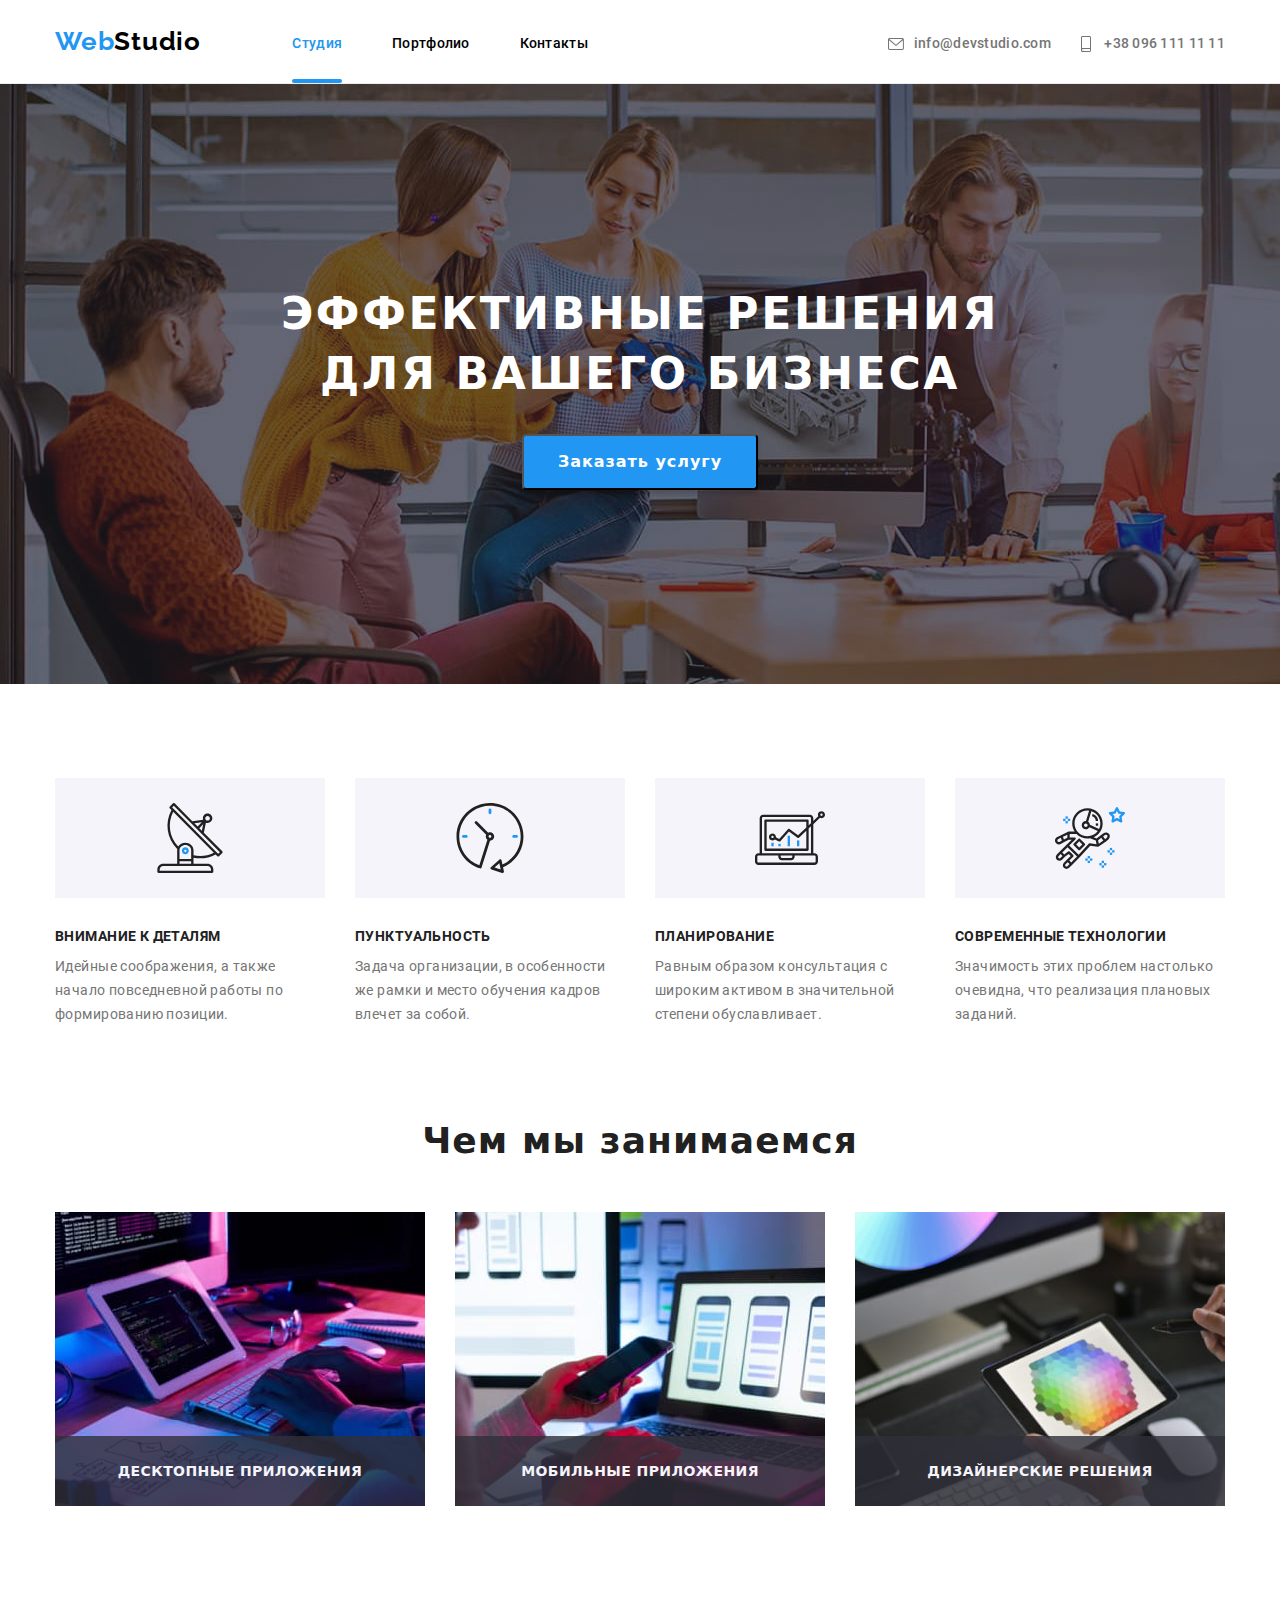
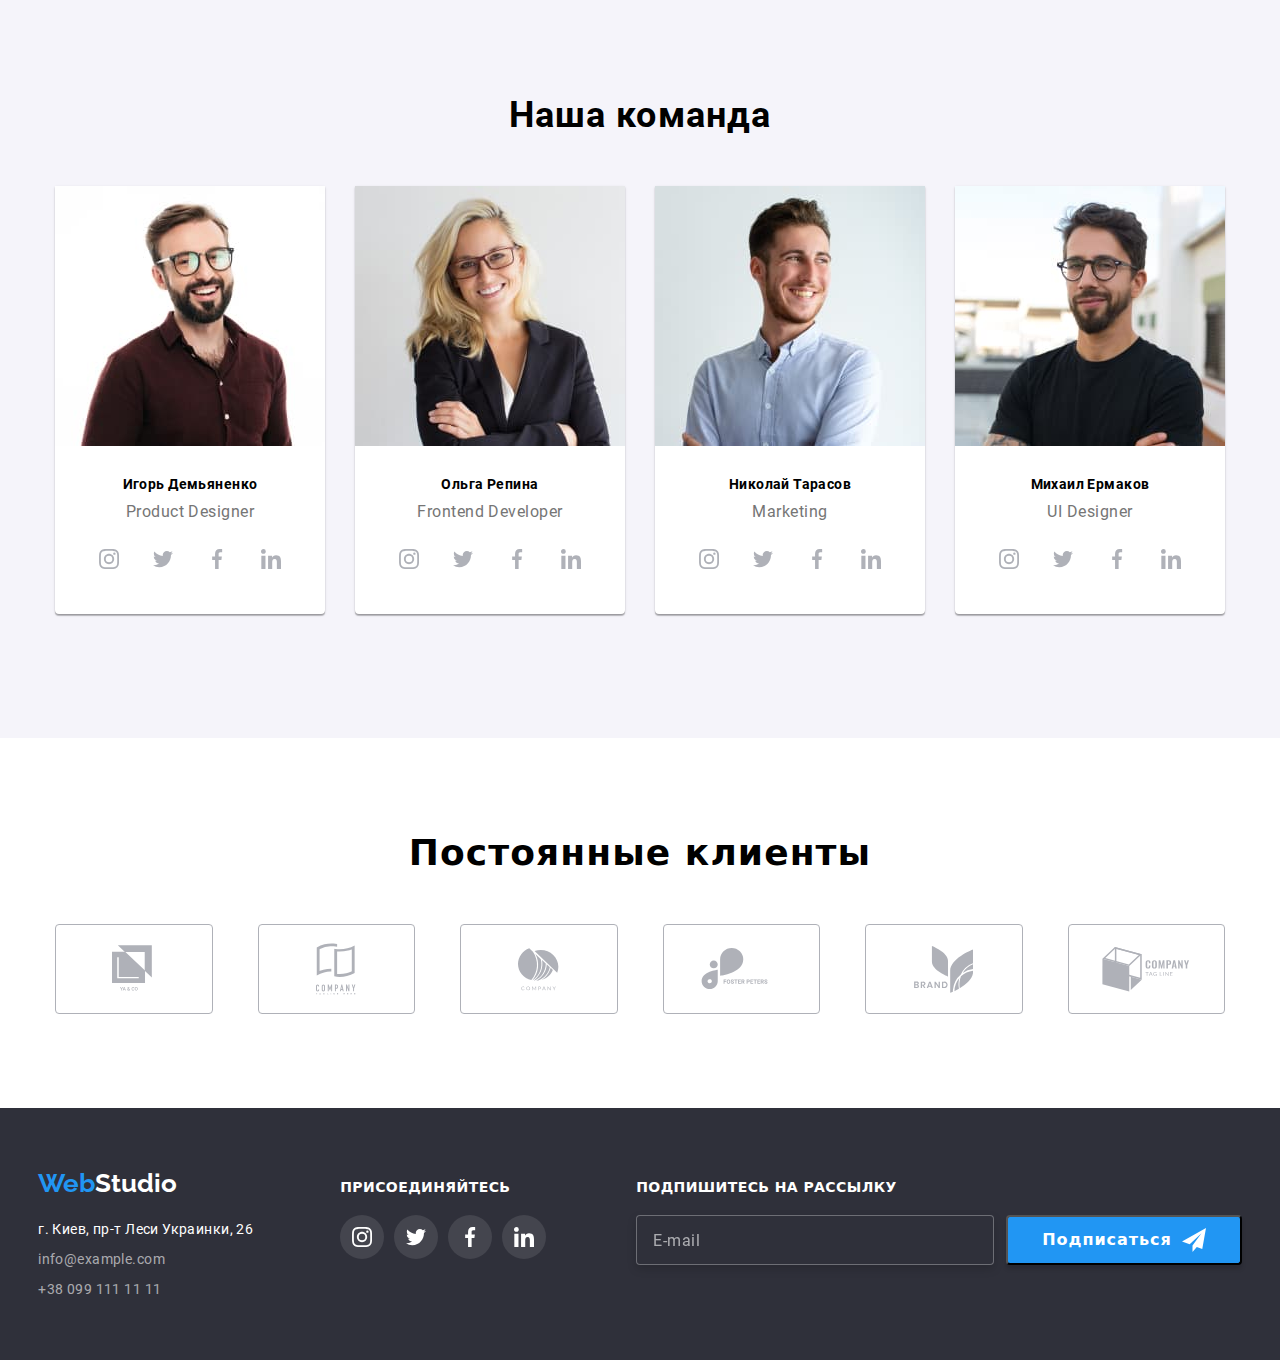
<file: index.html>
<!DOCTYPE html>
<html lang="ru">
<head>
    <meta charset="UTF-8" />
    <meta name="viewport" content="width=device-width, initial-scale=1.0" />
    <!-- <link rel="preconnect" href="https://fonts.gstatic.com">
    <link href="https://fonts.googleapis.com/css2?family=Raleway:wght@700&family=Roboto:wght@400;500;700;900&display=swap" rel="stylesheet" /> -->
    <link rel="stylesheet" href="https://cdnjs.cloudflare.com/ajax/libs/modern-normalize/1.0.0/modern-normalize.min.css" />
    <link rel="stylesheet" href="./css/main.min.css">
    <title>Студия</title>
</head>
<body>
    <header class="header">  
            <nav class="site-nav container">
                <a class="main-logo" href="./index.html"><span class="web">Web</span>Studio</a>
                <button type="button" class="menu-button" aria-expanded="false" aria-controls="menu-container" data-menu-button>
                    <svg width="24" height="24" aria-label="Переключатель мобильного меню">
                        <use class="icon-menu" href="./images/icons/symbol-defs.svg#icon-menu"></use>
                        <use class="icon-cross" href="./images/icons/symbol-defs.svg#icon-close"></use>
                    </svg>
                </button>
                <div class="menu-container" id="menu-container" data-menu>
                    <ul class="main-nav">
                        <li class="main-nav__item"><a href="./index.html" class="link current">Студия</a></li>
                        <li class="main-nav__item"><a href="./portfolio.html" class="link">Портфолио</a></li>
                        <li class="main-nav__item"><a href="" class="link">Контакты</a></li>
                    </ul>
                    <ul class="contacts">
                        <li>
                            <a class="contacts-link" href="mailto:info@devstudio.com">
                            <svg class="contacts-link__icon" width="16" height="12">
                                <use href="./images/icons/symbol-defs.svg#icon-envelope"></use>
                            </svg>info@devstudio.com</a>
                        </li>
                        <li>
                            <a class="contacts-link" href="tel:+380961111111">
                            <svg class="contacts-link__icon" width="10" height="16">
                                <use href="./images/icons/symbol-defs.svg#icon-smartphone"></use>
                            </svg>
                            +38 096 111 11 11</a>
                        </li>
                    </ul>
                </div>
            </nav>
    </header>
    <main>
        <section class="hero">
            <div class="container">
                <h1 class="hero__title">Эффективные решения <br>для вашего бизнеса</h1>
                <button class="hero__button" type="submit" data-modal-open>Заказать услугу</button>
            </div>
        </section>
        <section class="feature">
            <div class="container">
                <ul class="feature__item">
                    <li class="feature__thumb antenna">
                        <h3>Внимание к деталям</h3>
                            <p>Идейные соображения, а также начало повседневной работы по формированию позиции.</p>
                    </li>
                    <li class="feature__thumb clock">
                        <h3>Пунктуальность</h3>
                            <p>Задача организации, в особенности же рамки и место обучения кадров влечет за собой.</p>
                    </li>
                    <li class="feature__thumb diagram">
                        <h3>Планирование</h3>
                            <p>Равным образом консультация с широким активом в значительной степени обуславливает.</p>
                    </li>
                    <li class="feature__thumb astronaut">
                        <h3>Современные технологии</h3>
                            <p>Значимость этих проблем настолько очевидна, что реализация плановых заданий.</p>
                    </li>
                </ul>
            </div>
        </section>
        <section class="works">
            <div class="container">
                <h2 class="works__title">Чем мы занимаемся</h2>
                <ul class="works__item">
                    <li>
                        <div class="works__product">
                            <img src="./images/box1.jpg" alt="box1" width= "370" height= "294">
                            <h3 class="works__descript">Десктопные приложения</h3>
                        </div>
                    </li>
                    <li>
                        <div class="works__product">
                            <img src="./images/box2.jpg" alt="box2" width= "370" height= "294">
                            <h3 class="works__descript">Мобильные приложения</h3>
                        </div>
                    </li>
                    <li>
                        <div class="works__product">
                            <img src="./images/box3.jpg" alt="box3" width= "370" height= "294">
                            <h3 class="works__descript">Дизайнерские решения</h3>
                        </div>
                    </li>
                </ul>
            </div>
        </section>
        <section class="team">
            <div class="container">
                <h2 class="team__title">Наша команда</h2>
                <ul class="team__list">
                    <li class="team__member">
                        <picture>
                            <source srcset="./images/team1/team1.jpg 1x, ./images/team1/team1@2x.jpg 2x, ./images/team1/team1@3x.jpg 3x" media="(min-width:1200px)" />
                            <source srcset="./images/team1/team1-tab.jpg 1x, ./images/team1/team1-tab@2x.jpg 2x, ./images/team1/team1-tab@3x.jpg 3x" media="(min-width:768px)" />
                            <source srcset="./images/team1/team1-mob.jpg 1x, ./images/team1/team1-mob@2x.jpg 2x, ./images/team1/team1-mob@3x.jpg 3x" media="(max-width:767px)" />
                            <img src="./images/team1/team1.jpg" alt="Игорь Демьяненко" />
                        </picture>
                        <div class="team__card">
                            <h3>Игорь Демьяненко</h3>
                            <p>Product Designer</p>
                            <ul class="socials list">
                                <li class="social-item">
                                    <a class="social-link" href="#">
                                        <svg class="social-icon" width="20" height="20">
                                            <use href="./images/icons/symbol-defs.svg#icon-instagram"></use>
                                        </svg>
                                    </a>
                                </li>
                                <li class="social-item">
                                    <a class="social-link" href="#">
                                        <svg class="social-icon" width="20" height="20">
                                            <use href="./images/icons/symbol-defs.svg#icon-twitter"></use>
                                        </svg>
                                    </a>
                                </li>
                                <li class="social-item">
                                    <a class="social-link" href="#">
                                        <svg class="social-icon" width="20" height="20">
                                            <use href="./images/icons/symbol-defs.svg#icon-facebook"></use>
                                        </svg>
                                    </a>
                                </li>
                                <li class="social-item">
                                    <a class="social-link" href="#">
                                        <svg class="social-icon" width="20" height="20">
                                            <use href="./images/icons/symbol-defs.svg#icon-linkedin"></use>
                                        </svg>
                                    </a>
                                </li>
                            </ul>
                        </div>
                    </li>
                    <li class="team__member">
                        <picture>
                            <source srcset="./images/team2/team2.jpg 1x, ./images/team2/team2@2x.jpg 2x, ./images/team2/team2@3x.jpg 3x" media="(min-width:1200px)" />
                            <source srcset="./images/team2/team2-tab.jpg 1x, ./images/team2/team2-tab@2x.jpg 2x, ./images/team2/team2-tab@3x.jpg 3x" media="(min-width:768px)" />
                            <source srcset="./images/team2/team2-mob.jpg 1x, ./images/team2/team2-mob@2x.jpg 2x, ./images/team2/team2-mob@3x.jpg 3x" media="(max-width:767px)" />
                            <img src="./images/team2/team2.jpg" alt="Oльга Репина" />
                        </picture>
                        <div class="team__card">
                            <h3>Ольга Репина</h3>
                            <p>Frontend Developer</p>
                            <ul class="socials list">
                                <li class="social-item">
                                    <a class="social-link" href="#">
                                        <svg class="social-icon" width="20" height="20">
                                            <use href="./images/icons/symbol-defs.svg#icon-instagram"></use>
                                        </svg>
                                    </a>
                                </li>
                                <li class="social-item">
                                    <a class="social-link" href="#">
                                        <svg class="social-icon" width="20" height="20">
                                            <use href="./images/icons/symbol-defs.svg#icon-twitter"></use>
                                        </svg>
                                    </a>
                                </li>
                                <li class="social-item">
                                    <a class="social-link" href="#">
                                        <svg class="social-icon" width="20" height="20">
                                            <use href="./images/icons/symbol-defs.svg#icon-facebook"></use>
                                        </svg>
                                    </a>
                                </li>
                                <li class="social-item">
                                    <a class="social-link" href="#">
                                        <svg class="social-icon" width="20" height="20">
                                            <use href="./images/icons/symbol-defs.svg#icon-linkedin"></use>
                                        </svg>
                                    </a>
                                </li>
                            </ul>
                        </div>
                    </li>
                    <li class="team__member">
                        <picture>
                            <source srcset="./images/team3/team3.jpg 1x, ./images/team3/team3@2x.jpg 2x, ./images/team3/team3@3x.jpg 3x" media="(min-width:1200px)" />
                            <source srcset="./images/team3/team3-tab.jpg 1x, ./images/team3/team3-tab@2x.jpg 2x, ./images/team3/team3-tab@3x.jpg 3x" media="(min-width:768px)" />
                            <source srcset="./images/team3/team3-mob.jpg 1x, ./images/team3/team3-mob@2x.jpg 2x, ./images/team3/team3-mob@3x.jpg 3x" media="(max-width:767px)" />
                            <img src="./images/team3/team3.jpg" alt="Николай Тарасов" />
                        </picture>
                        <div class="team__card">
                            <h3>Николай Тарасов</h3>
                            <p>Marketing</p>
                            <ul class="socials list">
                                <li class="social-item">
                                    <a class="social-link" href="#">
                                        <svg class="social-icon" width="20" height="20">
                                            <use href="./images/icons/symbol-defs.svg#icon-instagram"></use>
                                        </svg>
                                    </a>
                                </li>
                                <li class="social-item">
                                    <a class="social-link" href="#">
                                        <svg class="social-icon" width="20" height="20">
                                            <use href="./images/icons/symbol-defs.svg#icon-twitter"></use>
                                        </svg>
                                    </a>
                                </li>
                                <li class="social-item">
                                    <a class="social-link" href="#">
                                        <svg class="social-icon" width="20" height="20">
                                            <use href="./images/icons/symbol-defs.svg#icon-facebook"></use>
                                        </svg>
                                    </a>
                                </li>
                                <li class="social-item">
                                    <a class="social-link" href="#">
                                        <svg class="social-icon" width="20" height="20">
                                            <use href="./images/icons/symbol-defs.svg#icon-linkedin"></use>
                                        </svg>
                                    </a>
                                </li>
                            </ul>
                        </div>
                    </li>
                    <li class="team__member">
                        <picture>
                            <source srcset="./images/team4/team4.jpg 1x, ./images/team4/team4@2x.jpg 2x, ./images/team4/team4@3x.jpg 3x" media="(min-width:1200px)" />
                            <source srcset="./images/team4/team4-tab.jpg 1x, ./images/team4/team4-tab@2x.jpg 2x, ./images/team4/team4-tab@3x.jpg 3x" media="(min-width:768px)" />
                            <source srcset="./images/team4/team4-mob.jpg 1x, ./images/team4/team4-mob@2x.jpg 2x, ./images/team4/team4-mob@3x.jpg 3x" media="(max-width:767px)" />
                            <img src="./images/team4/team4.jpg" alt="Михаил Ермаков" />
                        </picture>
                        <div class="team__card">
                            <h3>Михаил Ермаков</h3>
                            <p>UI Designer</p>
                            <ul class="socials list">
                                <li class="social-item">
                                    <a class="social-link" href="#">
                                        <svg class="social-icon" width="20" height="20">
                                            <use href="./images/icons/symbol-defs.svg#icon-instagram"></use>
                                        </svg>
                                    </a>
                                </li>
                                <li class="social-item">
                                    <a class="social-link" href="#">
                                        <svg class="social-icon" width="20" height="20">
                                            <use href="./images/icons/symbol-defs.svg#icon-twitter"></use>
                                        </svg>
                                    </a>
                                </li>
                                <li class="social-item">
                                    <a class="social-link" href="#">
                                        <svg class="social-icon" width="20" height="20">
                                            <use href="./images/icons/symbol-defs.svg#icon-facebook"></use>
                                        </svg>
                                    </a>
                                </li>
                                <li class="social-item">
                                    <a class="social-link" href="#">
                                        <svg class="social-icon" width="20" height="20">
                                            <use href="./images/icons/symbol-defs.svg#icon-linkedin"></use>
                                        </svg>
                                    </a>
                                </li>
                            </ul>
                        </div>
                    </li>
                </ul>
            </div>
        </section>
        <section class="client">
            <div class="container">
                <h2 class="client__title">Постоянные клиенты</h2>
                <ul class="client__list">
                    <li class="client__item">
                        <a class="client__link" href="#">
                            <svg class="client__icon" width="44" height="49">
                                <use href="./images/icons/symbol-defs.svg#icon-logo-1"></use>
                            </svg>
                        </a>
                    </li>
                    <li class="client__item">
                        <a class="client__link" href="#">
                            <svg class="client__icon" width="40" height="52">
                                <use href="./images/icons/symbol-defs.svg#icon-logo-2"></use>
                            </svg>
                        </a>
                    </li>
                    <li class="client__item">
                        <a class="client__link" href="#">
                            <svg class="client__icon" width="41" height="43">
                                <use href="./images/icons/symbol-defs.svg#icon-logo-3"></use>
                            </svg>
                        </a>
                    </li>
                    <li class="client__item">
                        <a class="client__link" href="#">
                            <svg class="client__icon" width="80" height="42">
                                <use href="./images/icons/symbol-defs.svg#icon-logo-4"></use>
                            </svg>
                        </a>
                    </li>
                    <li class="client__item">
                        <a class="client__link" href="#">
                            <svg class="client__icon" width="59" height="47">
                                <use href="./images/icons/symbol-defs.svg#icon-logo-5"></use>
                            </svg>
                        </a>
                    </li>
                    <li class="client__item">
                        <a class="client__link" href="#">
                            <svg class="client__icon" width="88" height="45">
                                <use href="./images/icons/symbol-defs.svg#icon-logo-6"></use>
                            </svg>
                        </a>
                    </li>
                </ul>
            </div>
        </section>
    </main>
    <footer>
        <div class="container footer">
            <div class="footer__contacts">
                <a class="footer__logo" href="/"><span class="web">Web</span>Studio</a>
                <address>
                    <ul class="footer__nav">
                        <li><a href="#" class="map">г. Киев, пр-т Леси Украинки, 26</a></li>
                        <li><a href="mailto:info@example.com">info@example.com</a></li>
                        <li><a href="tel:+380991111111">+38 099 111 11 11</a></li>
                    </ul>
                </address>
            </div>
            <div class="footer__socials">
                <b class="footer__text">присоединяйтесь</b>
                <ul class="socials-list__footer">
                    <li class="social-item__footer">
                        <a class="social-link__footer" href="#">
                            <svg class="social-icon__footer" width="20" height="20">
                                <use href="./images/icons/symbol-defs.svg#icon-instagram"></use>
                            </svg>
                        </a>
                    </li>
                    <li class="social-item__footer">
                        <a class="social-link__footer" href="#">
                            <svg class="social-icon__footer" width="20" height="20">
                                <use href="./images/icons/symbol-defs.svg#icon-twitter"></use>
                            </svg>
                        </a>
                    </li>
                    <li class="social-item__footer">
                        <a class="social-link__footer" href="#">
                            <svg class="social-icon__footer" width="20" height="20">
                                <use href="./images/icons/symbol-defs.svg#icon-facebook"></use>
                            </svg>
                        </a>
                    </li>
                    <li class="social-item__footer">
                        <a class="social-link__footer" href="#">
                            <svg class="social-icon__footer" width="20" height="20">
                                <use href="./images/icons/symbol-defs.svg#icon-linkedin"></use>
                            </svg>
                        </a>
                    </li>
                </ul>
            </div>
            <div class="footer__subscription">
                <b class="footer__text">Подпишитесь на рассылку</b>
                <form class="footer__mailing">
                    <label for="email">
                        <input type="email" class="footer__input" name="email" id="email" placeholder="E-mail" />
                    </label>
                    <button type="button" class="footer__subscribe">Подписаться</button>
                </form>
            </div>
        </div>
    </footer>
    <div class="backdrop is-hidden" data-modal>
        <div class="modal">
            <button class="modal-close" data-modal-close></button>
            <div class="modal-form">
                <h2>Оставьте свои данные, мы вам перезвоним</h2>
                <form class="form js-speaker-form">
                    <div class="form-field">
                        <label for="name" class="form-label">Имя</label>
                        <input type="text" class="form-input" name="name" id="name" placeholder=" " />
                        <span class="icon">
                            <svg class="icon-marker">
                                <use href="./images/icons/symbol-defs.svg#icon-person-black"></use>
                            </svg>
                        </span>
                    </div>
                    <div class="form-field">
                        <label for="telephone" class="form-label">Телефон</label>
                        <input type="tel" class="form-input" name="telephone" id="telephone" placeholder=" " />
                        <span class="icon">
                            <svg class="icon-marker">
                                <use href="./images/icons/symbol-defs.svg#icon-phone-black"></use>
                            </svg>
                        </span>
                    </div>
                    <div class="form-field">
                        <label for="mail" class="form-label">Почта</label>
                        <input type="email" class="form-input" name="email" id="mail" placeholder=" " />
                        <span class="icon">
                            <svg class="icon-marker">
                                <use href="./images/icons/symbol-defs.svg#icon-email-black"></use>
                            </svg>
                        </span>
                    </div>
                    <div class="form-field">
                        <label for="comment" class="form-label">Комментарий
                        </label>
                        <textarea class="comment-text" name="comment" id="comment" rows="10" placeholder="Введите текст"></textarea>
                    </div>
                    <div class="form-check">
                        <label for="agreement" class="check-label">
                            <input  type="checkbox" class="check-input visually-hidden" name="agreement" id="agreement" value="agreement" />
                            <span class="check-box"></span>
                            <span class="check-text">Соглашаюсь с рассылкой и принимаю <a href=""> Условия договора</a></span>
                        </label>
                    </div>
                    <button class="form__submit" type="submit">Отправить</button>
                </form>
            </div>
        </div>
    </div>
    <script src="./js/mobile.js"></script>
    <script src="./js/modal.js"></script>
    <script src="./js/form.js"></script>
</body>
</html>
</file>
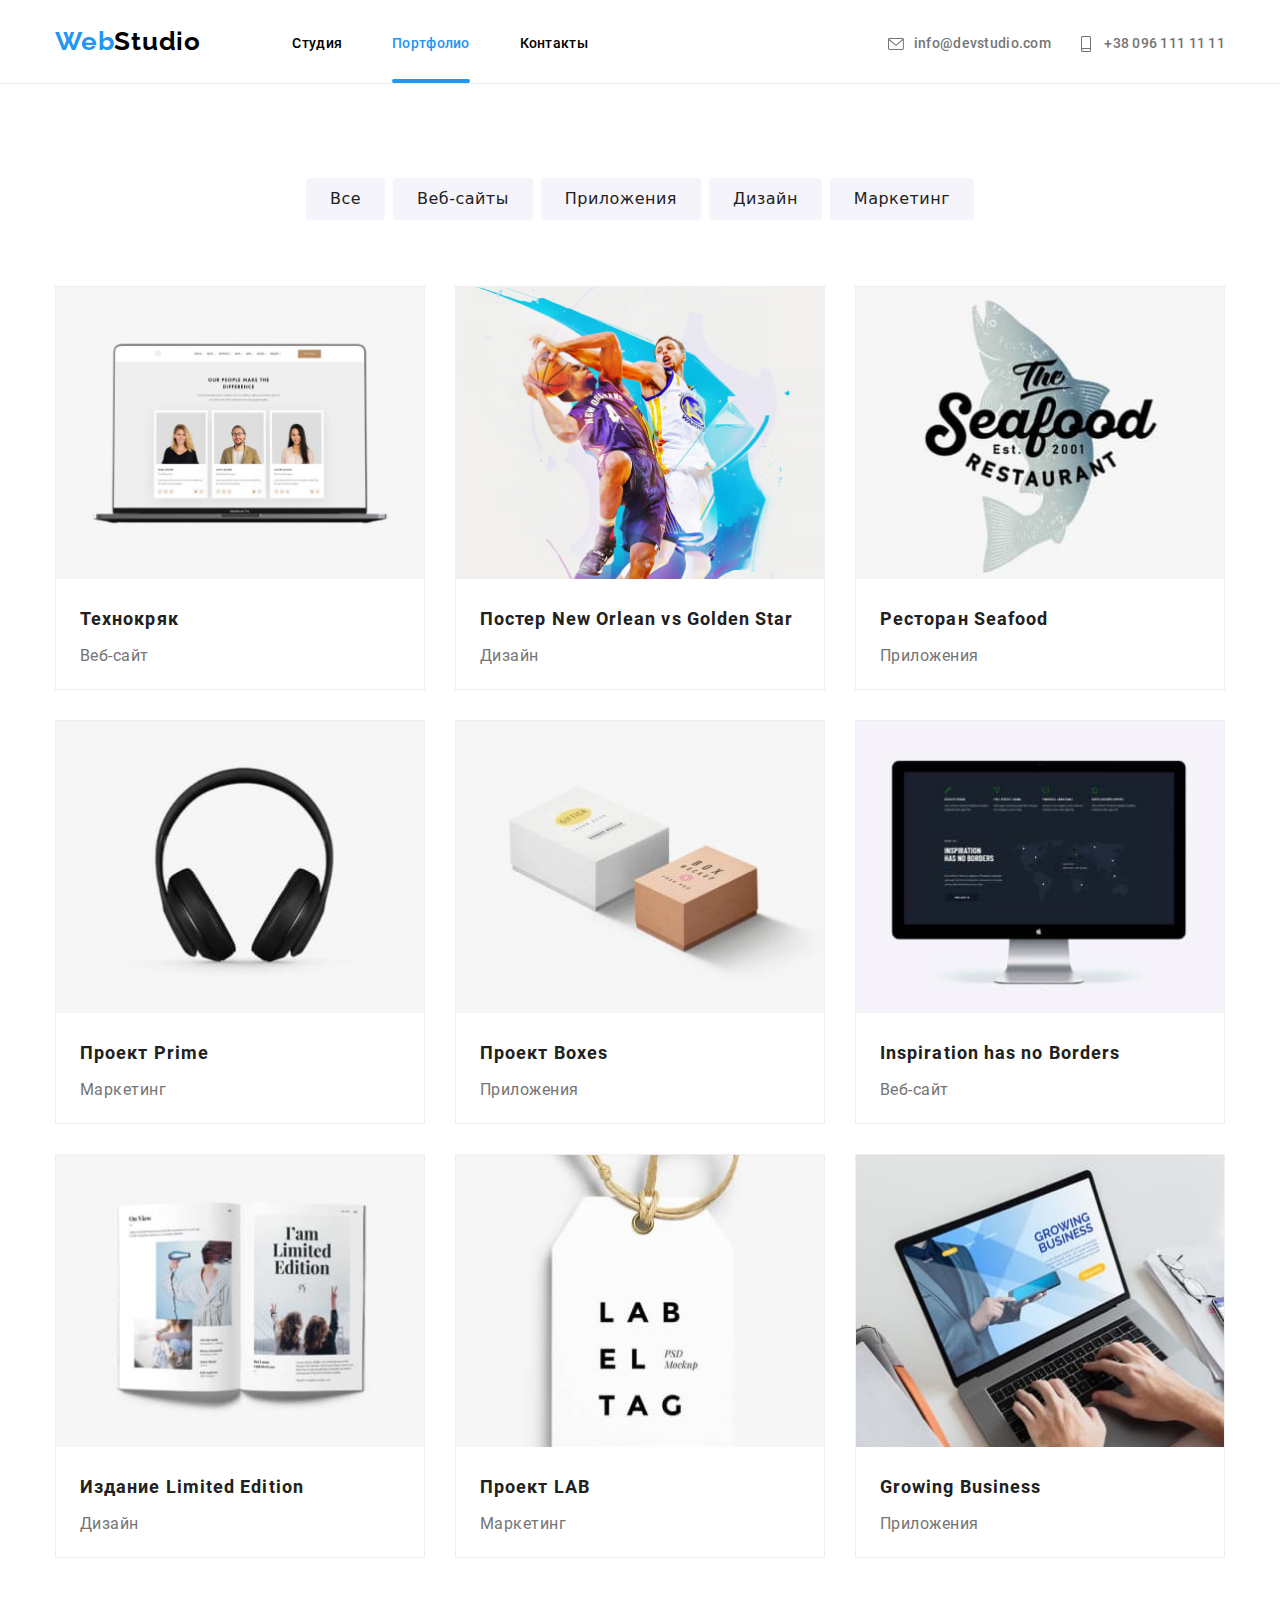
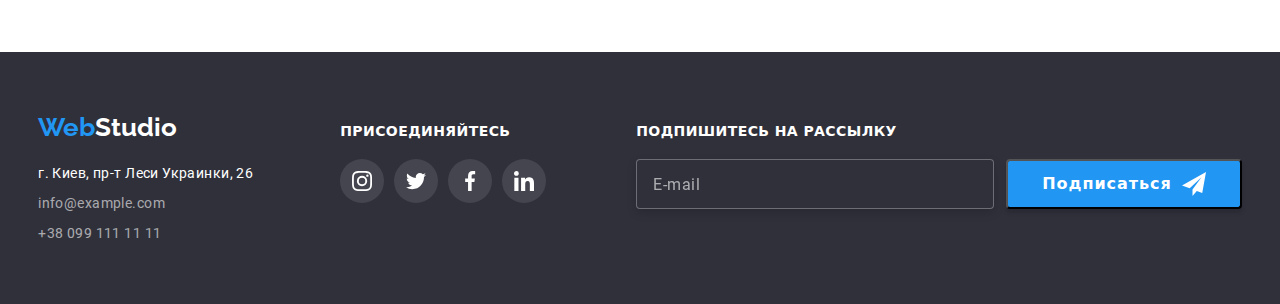
<file: portfolio.html>
<!DOCTYPE html>
<html lang="en">
  <head>
    <meta charset="UTF-8" />
    <meta name="viewport" content="width=device-width, initial-scale=1.0" />
    <!-- <link rel="preconnect" href="https://fonts.gstatic.com" />
    <link href="https://fonts.googleapis.com/css2?family=Raleway:wght@700&family=Roboto:wght@400;500;700;900&display=swap" rel="stylesheet"/> -->
    <link rel="stylesheet" href="https://cdnjs.cloudflare.com/ajax/libs/modern-normalize/1.0.0/modern-normalize.min.css" />
    <link rel="stylesheet" href="./css/main.min.css" />
    <title>Portfolio</title>
  </head>
  <body modal-open>
    <header class="header">   
            <nav class="site-nav container">
                <a class="main-logo" href="./index.html"><span class="web">Web</span>Studio</a>
                <button type="button" class="menu-button" aria-expanded="false" aria-controls="menu-container" data-menu-button>
                    <svg width="24" height="24" aria-label="Переключатель мобильного меню">
                        <use class="icon-menu" href="./images/icons/symbol-defs.svg#icon-menu"></use>
                        <use class="icon-cross" href="./images/icons/symbol-defs.svg#icon-close"></use>
                    </svg>
                </button>
                <div class="menu-container" id="menu-container" data-menu>
                    <ul class="main-nav">
                        <li class="main-nav__item"><a href="./index.html" class="link">Студия</a></li>
                        <li class="main-nav__item"><a href="./portfolio.html" class="link current">Портфолио</a></li>
                        <li class="main-nav__item"><a href="" class="link">Контакты</a></li>
                    </ul>
                    <ul class="contacts">
                        <li>
                            <a class="contacts-link" href="mailto:info@devstudio.com">
                            <svg class="contacts-link__icon" width="16" height="12">
                                <use href="./images/icons/symbol-defs.svg#icon-envelope"></use>
                            </svg>info@devstudio.com</a>
                        </li>
                        <li>
                            <a class="contacts-link" href="tel:+380961111111">
                            <svg class="contacts-link__icon" width="10" height="16">
                                <use href="./images/icons/symbol-defs.svg#icon-smartphone"></use>
                            </svg>
                            +38 096 111 11 11</a>
                        </li>
                    </ul>
                </div>
            </nav>
    </header>
    <main>
      <section class="portfolio">
        <div class="container">
          <ul class="portfolio__nav-list">
            <li class="portfolio__nav">
              <button class="portfolio__filter" type="submit">Все</button>
            </li>
            <li class="portfolio__nav">
              <button class="portfolio__filter" type="submit">Веб-сайты</button>
            </li>
            <li class="portfolio__nav">
              <button class="portfolio__filter" type="submit">Приложения</button>
            </li>
            <li class="portfolio__nav">
              <button class="portfolio__filter" type="submit">Дизайн</button>
            </li>
            <li class="portfolio__nav">
              <button class="portfolio__filter" type="submit">Маркетинг</button>
            </li>
          </ul>
          <ul class="portfolio__list">
            <li class="portfolio__card">
              <a href="">
                <div class="img__card">
                  <picture>
                    <source srcset="./images/product1/product1.jpg 1x, ./images/product1/product1@2x.jpg 2x, ./images/product1/product1@3x.jpg 3x" media="(min-width:1200px)" />
                    <source srcset="./images/product1/product1-tab.jpg 1x, ./images/product1/product1-tab@2x.jpg 2x, ./images/product1/product1-tab@3x.jpg 3x" media="(min-width:768px)" />
                    <source srcset="./images/product1/product1-mob.jpg 1x, ./images/product1/product1-mob@2x.jpg 2x, ./images/product1/product1-mob@3x.jpg 3x" media="(max-width:767px)" />
                    <img src="./images/product1/product1.jpg" alt="Технокряк" />
                  </picture>
                  <div class="img-description">
                    <p class="img-text">
                      Технокряк это современная площадка распространения
                      коронавируса. Компании используют эту платформу для
                      цифрового шпионажа и атак на защищённые сервера
                      конкурентов.
                    </p>
                  </div>
                </div>
                <div class="text__card">
                  <h3>Технокряк</h3>
                  <p>Веб-сайт</p>
                </div>
              </a>
            </li>
            <li class="portfolio__card">
              <a href="">
                <div class="img__card">
                  <picture>
                    <source srcset="./images/product2/product2.jpg 1x, ./images/product2/product2@2x.jpg 2x, ./images/product2/product2@3x.jpg 3x" media="(min-width:1200px)" />
                    <source srcset="./images/product2/product2-tab.jpg 1x, ./images/product2/product2-tab@2x.jpg 2x, ./images/product2/product2-tab@3x.jpg 3x" media="(min-width:768px)" />
                    <source srcset="./images/product2/product2-mob.jpg 1x, ./images/product2/product2-mob@2x.jpg 2x, ./images/product2/product2-mob@3x.jpg 3x" media="(max-width:767px)" />
                    <img src="./images/product2/product2.jpg" alt="Постер" />
                  </picture>
                  <div class="img-description">
                    <p class="img-text">
                      Технокряк это современная площадка распространения
                      коронавируса. Компании используют эту платформу для
                      цифрового шпионажа и атак на защищённые сервера
                      конкурентов.
                    </p>
                  </div>
                </div>
                <div class="text__card">
                  <h3>Постер New Orlean vs Golden Star</h3>
                  <p>Дизайн</p>
                </div>
              </a>
            </li>
            <li class="portfolio__card">
              <a href="">
                <div class="img__card">
                  <picture>
                    <source srcset="./images/product3/product3.jpg 1x, ./images/product3/product3@2x.jpg 2x, ./images/product3/product3@3x.jpg 3x" media="(min-width:1200px)" />
                    <source srcset="./images/product3/product3-tab.jpg 1x, ./images/product3/product3-tab@2x.jpg 2x, ./images/product3/product3-tab@3x.jpg 3x" media="(min-width:768px)" />
                    <source srcset="./images/product3/product3-mob.jpg 1x, ./images/product3/product3-mob@2x.jpg 2x, ./images/product3/product3-mob@3x.jpg 3x" media="(max-width:767px)" />
                    <img src="./images/product3/product3.jpg" alt="Ресторан Seafood" />
                  </picture>
                  <div class="img-description">
                    <p class="img-text">
                      Технокряк это современная площадка распространения
                      коронавируса. Компании используют эту платформу для
                      цифрового шпионажа и атак на защищённые сервера
                      конкурентов.
                    </p>
                  </div>
                </div>
                <div class="text__card">
                  <h3>Ресторан Seafood</h3>
                  <p>Приложения</p>
                </div>
              </a>
            </li>
            <li class="portfolio__card">
              <a href="">
                <div class="img__card">
                  <picture>
                  <source srcset="./images/product4/product4.jpg 1x, ./images/product4/product4@2x.jpg 2x, ./images/product4/product4@3x.jpg 3x" media="(min-width:1200px)" />
                  <source srcset="./images/product4/product4-tab.jpg 1x, ./images/product4/product4-tab@2x.jpg 2x, ./images/product4/product4-tab@3x.jpg 3x" media="(min-width:768px)" />
                  <source srcset="./images/product4/product4-mob.jpg 1x, ./images/product4/product4-mob@2x.jpg 2x, ./images/product4/product4-mob@3x.jpg 3x" media="(max-width:767px)" />
                  <img src="./images/product4/product4.jpg" alt="Проект Prime" />
                  </picture>
                  <div class="img-description">
                    <p class="img-text">
                      Технокряк это современная площадка распространения
                      коронавируса. Компании используют эту платформу для
                      цифрового шпионажа и атак на защищённые сервера
                      конкурентов.
                    </p>
                  </div>
                </div>
                <div class="text__card">
                  <h3>Проект Prime</h3>
                  <p>Маркетинг</p>
                </div>
              </a>
            </li>
            <li class="portfolio__card">
              <a href="">
                <div class="img__card">
                  <picture>
                    <source srcset="./images/product5/product5.jpg 1x, ./images/product5/product5@2x.jpg 2x, ./images/product5/product5@3x.jpg 3x" media="(min-width:1200px)" />
                    <source srcset="./images/product5/product5-tab.jpg 1x, ./images/product5/product5-tab@2x.jpg 2x, ./images/product5/product5-tab@3x.jpg 3x" media="(min-width:768px)" />
                    <source srcset="./images/product5/product5-mob.jpg 1x, ./images/product5/product5-mob@2x.jpg 2x, ./imagesproduct5/product5-mob@3x.jpg 3x" media="(max-width:767px)" />
                    <img src="./images/product5/product5.jpg" alt="Проект Boxes" />
                  </picture>
                  <div class="img-description">
                    <p class="img-text">
                      Технокряк это современная площадка распространения
                      коронавируса. Компании используют эту платформу для
                      цифрового шпионажа и атак на защищённые сервера
                      конкурентов.
                    </p>
                  </div>
                </div>
                <div class="text__card">
                  <h3>Проект Boxes</h3>
                  <p>Приложения</p>
                </div>
              </a>
            </li>
            <li class="portfolio__card">
              <a href="">
                <div class="img__card">
                  <picture>
                    <source srcset="./images/product6/product6.jpg 1x, ./images/product6/product6@2x.jpg 2x, ./images/product6/product6@3x.jpg 3x" media="(min-width:1200px)" />
                    <source srcset="./images/product6/product6-tab.jpg 1x, ./images/product6/product6-tab@2x.jpg 2x, ./images/product6/product6-tab@3x.jpg 3x" media="(min-width:768px)" />
                    <source srcset="./images/product6/product6-mob.jpg 1x, ./images/product6/product6-mob@2x.jpg 2x, ./images/product6/product6-mob@3x.jpg 3x" media="(max-width:767px)" />
                    <img src="./images/product6/product6.jpg" alt="Inspiration" />
                  </picture>
                  <div class="img-description">
                    <p class="img-text">
                      Технокряк это современная площадка распространения
                      коронавируса. Компании используют эту платформу для
                      цифрового шпионажа и атак на защищённые сервера
                      конкурентов.
                    </p>
                  </div>
                </div>
                <div class="text__card">
                  <h3>Inspiration has no Borders</h3>
                  <p>Веб-сайт</p>
                </div>
              </a>
            </li>
            <li class="portfolio__card">
              <a href="">
                <div class="img__card">
                <picture>
                  <source srcset="./images/product7/product7.jpg 1x, ./images/product7/product7@2x.jpg 2x, ./images/product7/product7@3x.jpg 3x" media="(min-width:1200px)" />
                  <source srcset="./images/product7/product7-tab.jpg 1x, ./images/product7/product7-tab@2x.jpg 2x, ./images/product7/product7-tab@3x.jpg 3x" media="(min-width:768px)" />
                  <source srcset="./images/product7/product7-mob.jpg 1x, ./images/product7/product7-mob@2x.jpg 2x, ./images/product7/product7-mob@3x.jpg 3x" media="(max-width:767px)" />
                  <img src="./images/product7/product7.jpg" alt="Издание Limited Edition" />
                </picture>
                  <div class="img-description">
                    <p class="img-text">
                      Технокряк это современная площадка распространения
                      коронавируса. Компании используют эту платформу для
                      цифрового шпионажа и атак на защищённые сервера
                      конкурентов.
                    </p>
                  </div>
                </div>
                <div class="text__card">
                  <h3>Издание Limited Edition</h3>
                  <p>Дизайн</p>
                </div>
              </a>
            </li>
            <li class="portfolio__card">
              <a href="">
                <div class="img__card">
                <picture>
                  <source srcset="./images/product8/product8.jpg 1x, ./images/product8/product8@2x.jpg 2x, ./images/product8/product8@3x.jpg 3x" media="(min-width:1200px)" />
                  <source srcset="./images/product8/product8-tab.jpg 1x, ./images/product8/product8-tab@2x.jpg 2x, ./images/product8/product8-tab@3x.jpg 3x" media="(min-width:768px)" />
                  <source srcset="./images/product8/product8-mob.jpg 1x, ./images/product8/product8-mob@2x.jpg 2x, ./images/product8/product8-mob@3x.jpg 3x" media="(max-width:767px)" />
                  <img src="./images/product8/product8.jpg" alt="Проект LAB" />
                </picture>
                  <div class="img-description">
                    <p class="img-text">
                      Технокряк это современная площадка распространения
                      коронавируса. Компании используют эту платформу для
                      цифрового шпионажа и атак на защищённые сервера
                      конкурентов.
                    </p>
                  </div>
                </div>
                <div class="text__card">
                  <h3>Проект LAB</h3>
                  <p>Маркетинг</p>
                </div>
              </a>
            </li>
            <li class="portfolio__card">
              <a href="">
                <div class="img__card">
                  <picture>
                    <source srcset="./images/product9/product9.jpg 1x, ./images/product9/product9@2x.jpg 2x, ./images/product9/product9@3x.jpg 3x" media="(min-width:1200px)" />
                    <source srcset="./images/product9/product9-tab.jpg 1x, ./images/product9/product9-tab@2x.jpg 2x, ./images/product9/product9-tab@3x.jpg 3x" media="(min-width:768px)" />
                    <source srcset="./images/product9/product9-mob.jpg 1x, ./images/product9/product9-mob@2x.jpg 2x, ./images/product9/product9-mob@3x.jpg 3x" media="(max-width:767px)" />
                    <img src="./images/product9/product9.jpg" alt="Growing Business" />
                  </picture>
                  <div class="img-description">
                    <p class="img-text">
                      Технокряк это современная площадка распространения
                      коронавируса. Компании используют эту платформу для
                      цифрового шпионажа и атак на защищённые сервера
                      конкурентов.
                    </p>
                  </div>
                </div>
                <div class="text__card">
                  <h3>Growing Business</h3>
                  <p>Приложения</p>
                </div>
              </a>
            </li>
          </ul>
        </div>
      </section>
    </main>
    <footer>
      <div class="container footer">
        <div class="footer__contacts">
          <a class="footer__logo" href="/"><span class="web">Web</span>Studio</a>
          <address>
            <ul class="footer__nav">
              <li><a href="#" class="map">г. Киев, пр-т Леси Украинки, 26</a></li>
              <li><a href="mailto:info@example.com">info@example.com</a></li>
              <li><a href="tel:+380991111111">+38 099 111 11 11</a></li>
            </ul>
          </address>
        </div>
        <div class="footer__socials">
          <b class="footer__text">присоединяйтесь</b>
          <ul class="socials-list__footer">
            <li class="social-item__footer">
              <a class="social-link__footer" href="#">
                <svg class="social-icon__footer">
                  <use href="./images/icons/symbol-defs.svg#icon-instagram"></use>
                </svg>
              </a>
            </li>
            <li class="social-item__footer">
              <a class="social-link__footer" href="#">
                <svg class="social-icon__footer">
                  <use href="./images/icons/symbol-defs.svg#icon-twitter"></use>
                </svg>
              </a>
            </li>
            <li class="social-item__footer">
              <a class="social-link__footer" href="#">
                <svg class="social-icon__footer">
                  <use href="./images/icons/symbol-defs.svg#icon-facebook"></use>
                </svg>
              </a>
            </li>
            <li class="social-item__footer">
              <a class="social-link__footer" href="#">
                <svg class="social-icon__footer">
                  <use href="./images/icons/symbol-defs.svg#icon-linkedin"></use>
                </svg>
              </a>
            </li>
          </ul>
        </div>
        <div class="footer__subscription">
          <b class="footer__text">Подпишитесь на рассылку</b>
          <form class="footer__mailing">
            <label for="email">
              <input type="email" class="footer__input" name="email" id="email" placeholder="E-mail" />
            </label>
            <button class="footer__subscribe">Подписаться</button>
          </form>
        </div>
      </div>
    </footer>
    <script src="./js/mobile.js"></script>
    <div
      class="notranslate"
      style="position: absolute; top: 0; right: 0"
      id="vd-root-d19608294"
    ></div>
  </body>
</html>
</file>
<file: css/main.min.css>
*,*::before,*::after{box-sizing:border-box}ul{list-style:none;margin:0;padding:0}a{text-decoration:none}h1,h2,h3,h4,h5,h6,p{margin:0;padding:0}section{padding-top:60px;padding-bottom:60px}@media screen and (min-width: 1200px)and (min-width: 768px){section{padding-top:94px;padding-bottom:94px}}.container{max-width:480px;margin-left:auto;margin-right:auto;padding-left:15px;padding-right:15px}@media screen and (min-width: 768px){.container{min-width:768px}}@media screen and (min-width: 1200px){.container{min-width:1200px}}img{display:block;max-width:100%;height:auto}h1{font-weight:900;font-size:26px;line-height:42px;text-align:center;letter-spacing:.06em;text-transform:uppercase}@media screen and (min-width: 1200px){h1{font-size:44px;line-height:60px}}h2{font-weight:700;font-size:28px;line-height:33px;text-align:center;letter-spacing:.03em;margin-bottom:30px}@media screen and (min-width: 769px){h2{font-size:36px;line-height:42px;margin-bottom:50px}}h3{font-weight:700;font-size:14px;line-height:16px;letter-spacing:.03em}p{font-weight:400;font-size:14px;line-height:24px;letter-spacing:.03em}@font-face{font-family:"Raleway";font-style:normal;font-weight:700;src:url("../fonts/raleway-v18-latin_cyrillic-700.eot");src:local(""),url("../fonts/raleway-v18-latin_cyrillic-700.eot?#iefix") format("embedded-opentype"),url("../fonts/raleway-v18-latin_cyrillic-700.woff2") format("woff2"),url("../fonts/raleway-v18-latin_cyrillic-700.woff") format("woff"),url("../fonts/raleway-v18-latin_cyrillic-700.ttf") format("truetype"),url("../fonts/raleway-v18-latin_cyrillic-700.svg#Raleway") format("svg")}@font-face{font-family:"Roboto";font-style:normal;font-weight:400;src:url("../fonts/roboto-v20-latin_cyrillic-regular.eot");src:local(""),url("../fonts/roboto-v20-latin_cyrillic-regular.eot?#iefix") format("embedded-opentype"),url("../fonts/roboto-v20-latin_cyrillic-regular.woff2") format("woff2"),url("../fonts/roboto-v20-latin_cyrillic-regular.woff") format("woff"),url("../fonts/roboto-v20-latin_cyrillic-regular.ttf") format("truetype"),url("../fonts/roboto-v20-latin_cyrillic-regular.svg#Roboto") format("svg")}@font-face{font-family:"Roboto";font-style:normal;font-weight:500;src:url("../fonts/roboto-v20-latin_cyrillic-500.eot");src:local(""),url("../fonts/roboto-v20-latin_cyrillic-500.eot?#iefix") format("embedded-opentype"),url("../fonts/roboto-v20-latin_cyrillic-500.woff2") format("woff2"),url("../fonts/roboto-v20-latin_cyrillic-500.woff") format("woff"),url("../fonts/roboto-v20-latin_cyrillic-500.ttf") format("truetype"),url("../fonts/roboto-v20-latin_cyrillic-500.svg#Roboto") format("svg")}@font-face{font-family:"Roboto";font-style:normal;font-weight:700;src:url("../fonts/roboto-v20-latin_cyrillic-700.eot");src:local(""),url("../fonts/roboto-v20-latin_cyrillic-700.eot?#iefix") format("embedded-opentype"),url("../fonts/roboto-v20-latin_cyrillic-700.woff2") format("woff2"),url("../fonts/roboto-v20-latin_cyrillic-700.woff") format("woff"),url("../fonts/roboto-v20-latin_cyrillic-700.ttf") format("truetype"),url("../fonts/roboto-v20-latin_cyrillic-700.svg#Roboto") format("svg")}@font-face{font-family:"Roboto";font-style:normal;font-weight:900;src:url("../fonts/roboto-v20-latin_cyrillic-900.eot");src:local(""),url("../fonts/roboto-v20-latin_cyrillic-900.eot?#iefix") format("embedded-opentype"),url("../fonts/roboto-v20-latin_cyrillic-900.woff2") format("woff2"),url("../fonts/roboto-v20-latin_cyrillic-900.woff") format("woff"),url("../fonts/roboto-v20-latin_cyrillic-900.ttf") format("truetype"),url("../fonts/roboto-v20-latin_cyrillic-900.svg#Roboto") format("svg")}.header{position:relative;border-bottom:1px solid #ececec;background-color:#fff}@media screen and (max-width: 767px){.header{position:sticky;top:0;width:100%;z-index:1}}.site-nav{display:flex;align-items:center;justify-content:space-between}.main-logo{display:flex;padding:15px 0;font-family:"Raleway",sans-serif;font-weight:700;font-size:24px;line-height:28px;letter-spacing:.03em;color:#000}@media screen and (min-width: 768px){.main-logo{padding:0;font-size:24px;line-height:28px}}@media screen and (min-width: 1200px){.main-logo{font-size:26px;line-height:31px}}.web{color:#2196f3}.menu-container{background-color:#fff;text-align:center;font-size:20px}@media screen and (max-width: 767px){.menu-container{display:none;position:absolute;top:100%;left:0;width:100%;padding-top:60px;padding-bottom:60px}.menu-container.is-open{display:block}}@media screen and (min-width: 768px){.menu-container{display:flex;align-items:center;justify-content:space-between}}.main-nav{display:block;margin-bottom:60px}@media screen and (min-width: 768px){.main-nav{display:flex;padding-top:30px;padding-bottom:30px;margin-left:85px;margin-right:84px;margin-bottom:0}}@media screen and (min-width: 1200px){.main-nav{margin-left:auto;margin-right:300px}}.main-nav a{position:relative;font-family:"Roboto",sans-serif;font-weight:500;font-size:18px;line-height:21px;letter-spacing:.02em;color:#000;padding-bottom:8px}@media screen and (min-width: 768px){.main-nav a{padding:32px 0;font-size:14px;line-height:16px}}.main-nav a:hover,.main-nav a:focus{color:#2196f3}.main-nav .main-nav__item:not(:last-child){padding-bottom:40px}@media screen and (min-width: 768px){.main-nav .main-nav__item:not(:last-child){padding-right:50px;padding-bottom:0}}.contacts{display:flex;flex-direction:column;align-items:center;justify-content:space-between;margin-left:auto}@media screen and (min-width: 768px){.contacts{align-items:baseline;padding:auto}}@media screen and (min-width: 1200px){.contacts{flex-direction:row}}.contacts li:not(:last-child){margin-bottom:16px}@media screen and (min-width: 768px){.contacts li:not(:last-child){margin-bottom:10px}}@media screen and (min-width: 1200px){.contacts li:not(:last-child){margin-bottom:0;margin-right:30px}}.contacts-link{font-family:"Roboto",sans-serif;font-weight:500;font-size:18px;line-height:21px;letter-spacing:.02em;color:#757575;transition:color 250ms cubic-bezier(0.4, 0, 0.2, 1)}.contacts-link:hover,.contacts-link:focus{color:#2196f3}@media screen and (min-width: 768px){.contacts-link{font-size:12px;line-height:14px}}@media screen and (min-width: 1200px){.contacts-link{font-size:14px;line-height:16px}}.link.current{color:#2196f3}.link.current::after{display:block;content:"";position:absolute;left:0;bottom:0px;width:100%;height:4px;border-radius:2px;background-color:#2196f3}.contacts-link__icon{vertical-align:middle;margin-right:10px;fill:currentColor}.menu-button{display:inline-flex;margin:0;padding:0;border:none;background-color:#fff}.menu-button:hover,.menu-button:focus{fill:#2196f3}@media screen and (min-width: 768px){.menu-button{display:none}}.menu-button .icon-cross{display:none}.menu-button.is-open .icon-cross{display:block}.menu-button.is-open .icon-menu{display:none}.hero{max-width:1600px;max-height:600px;margin-left:auto;margin-right:auto;text-align:center;padding:118px 0;align-content:center;background-color:#2f303a;background-repeat:no-repeat;background-position:center;background-size:cover}@media screen and (max-width: 767px){.hero{background-image:linear-gradient(to right, rgba(47, 48, 58, 0.4), rgba(47, 48, 58, 0.4)),url(.././images/hero/hero-mob.jpg)}}@media screen and (min-device-pixel-ratio: 2),screen and (-webkit-min-device-pixel-ratio: 2),screen and (-o-min-device-pixel-ratio: 2/1),screen and (min-resolution: 192dpi),screen and (min-resolution: 2dppx){.hero{background-image:linear-gradient(to right, rgba(47, 48, 58, 0.4), rgba(47, 48, 58, 0.4)),url(.././images/hero/hero-mob@2x.jpg)}}@media screen and (min-device-pixel-ratio: 3),screen and (-webkit-min-device-pixel-ratio: 3),screen and (-o-min-device-pixel-ratio: 3/1),screen and (min-resolution: 288dpi),screen and (min-resolution: 3dppx){.hero{background-image:linear-gradient(to right, rgba(47, 48, 58, 0.4), rgba(47, 48, 58, 0.4)),url(.././images/hero/hero-mob@3x.jpg)}}@media screen and (min-width: 768px){.hero{background-image:linear-gradient(to right, rgba(47, 48, 58, 0.4), rgba(47, 48, 58, 0.4)),url(.././images/hero/hero-tab.jpg)}}@media screen and (min-width: 768px)and (min-device-pixel-ratio: 2),screen and (min-width: 768px)and (-webkit-min-device-pixel-ratio: 2),screen and (min-width: 768px)and (-o-min-device-pixel-ratio: 2/1),screen and (min-width: 768px)and (min-resolution: 192dpi),screen and (min-width: 768px)and (min-resolution: 2dppx){.hero{background-image:linear-gradient(to right, rgba(47, 48, 58, 0.4), rgba(47, 48, 58, 0.4)),url(.././images/hero/hero-tab@2x.jpg)}}@media screen and (min-width: 768px)and (min-device-pixel-ratio: 3),screen and (min-width: 768px)and (-webkit-min-device-pixel-ratio: 3),screen and (min-width: 768px)and (-o-min-device-pixel-ratio: 3/1),screen and (min-width: 768px)and (min-resolution: 288dpi),screen and (min-width: 768px)and (min-resolution: 3dppx){.hero{background-image:linear-gradient(to right, rgba(47, 48, 58, 0.4), rgba(47, 48, 58, 0.4)),url(.././images/hero/hero-tab@3x.jpg)}}@media screen and (min-width: 1200px){.hero{padding:200px 0;background:linear-gradient(to right, rgba(47, 48, 58, 0.4), rgba(47, 48, 58, 0.4)),url(.././images/hero/hero.jpg)}}@media screen and (min-width: 1200px)and (min-device-pixel-ratio: 2),screen and (min-width: 1200px)and (-webkit-min-device-pixel-ratio: 2),screen and (min-width: 1200px)and (-o-min-device-pixel-ratio: 2/1),screen and (min-width: 1200px)and (min-resolution: 192dpi),screen and (min-width: 1200px)and (min-resolution: 2dppx){.hero{background-image:linear-gradient(to right, rgba(47, 48, 58, 0.4), rgba(47, 48, 58, 0.4)),url(.././images/hero/hero@2x.jpg)}}@media screen and (min-width: 1200px)and (min-device-pixel-ratio: 3),screen and (min-width: 1200px)and (-webkit-min-device-pixel-ratio: 3),screen and (min-width: 1200px)and (-o-min-device-pixel-ratio: 3/1),screen and (min-width: 1200px)and (min-resolution: 288dpi),screen and (min-width: 1200px)and (min-resolution: 3dppx){.hero{background-image:linear-gradient(to right, rgba(47, 48, 58, 0.4), rgba(47, 48, 58, 0.4)),url(.././images/hero/hero@3x.jpg)}}.hero__title{margin:0;margin-bottom:30px;color:#fff}.hero__button{display:inline-block;border-radius:4px;padding:11px 34px;min-width:200px;font-weight:700;font-size:16px;line-height:30px;align-items:center;text-align:center;letter-spacing:.06em;color:#fff;background:#2196f3;box-shadow:0px 4px 4px rgba(0,0,0,.15);transition:250ms cubic-bezier(0.4, 0, 0.2, 1)}@media screen and (min-width: 768px){.feature__item{display:flex;flex-wrap:wrap;margin:-15px}}.feature__thumb{width:100%}@media screen and (min-width: 768px){.feature__thumb{width:calc((100% - 2 * 30px) / 2);margin:15px}}@media screen and (min-width: 1200px){.feature__thumb{width:270px}}.feature__thumb::before{display:block;content:"";height:120px;margin-bottom:30px;background-size:70px 70px;background-repeat:no-repeat;background-position:center;background-color:#f5f4fa}.antenna::before{background-image:url(../images/icons/antenna.svg)}.clock::before{background-image:url(../images/icons/clock.svg)}.diagram::before{background-image:url(../images/icons/diagram.svg)}.astronaut::before{background-image:url(../images/icons/astronaut.svg)}.feature__thumb h3{margin-bottom:10px;font-family:"Roboto",sans-serif;text-transform:uppercase;color:#212121}@media screen and (max-width: 767px){.feature__thumb h3{text-align:center}}.feature__thumb p{font-family:"Roboto",sans-serif;color:#757575}@media screen and (max-width: 480px){.feature__thumb p{text-align:justify}}@media screen and (max-width: 1199px){.works{display:none}}@media screen and (min-width: 1200px){.works{padding-top:0}}.works__title{margin-bottom:50px;color:#212121}.works__item{display:flex}.works__item li{width:370px}.works__item li:not(:last-child){margin-right:30px}.works__product{position:relative;contain:"";display:block}.works__descript{position:absolute;bottom:0;left:0;width:100%;height:70px;color:#f5f4fa;background-color:rgba(47,48,58,.8);display:flex;justify-content:center;align-items:center;text-transform:uppercase}.team__title{font-family:"Roboto",sans-serif}.team{background-color:#f5f4fa}.team h3{font-family:"Roboto",sans-serif;margin-bottom:10px}.team p{font-family:"Roboto",sans-serif;margin-bottom:16px;font-size:16px;line-height:19px;color:#757575}.team__list{display:block}@media screen and (min-width: 768px){.team__list{display:flex;flex-wrap:wrap;margin:0 -15px}}@media screen and (min-width: 1200px){.team__list{flex-wrap:nowrap}}.team__member{width:100%;background-color:#fff;box-shadow:0px 1px 3px rgba(0,0,0,.12),0px 1px 1px rgba(0,0,0,.14),0px 2px 1px rgba(0,0,0,.2);border-radius:0px 0px 4px 4px}.team__member:not(:last-child){margin-bottom:30px}@media screen and (min-width: 768px){.team__member{width:calc((100% - 2 * 30px) / 2);margin:15px;height:536px}}@media screen and (min-width: 1200px){.team__member{margin:0 15px;height:428px}}.team__card{text-align:center;padding:30px 32px}.socials{display:flex;justify-content:center}.social-link{display:flex;justify-content:center;align-items:center;width:44px;height:44px;border-radius:50%;color:#afb1b8;transition:color 250ms cubic-bezier(0.4, 0, 0.2, 1),background-color 250ms cubic-bezier(0.4, 0, 0.2, 1)}.social-icon{fill:currentColor}.social-link:hover,.social-link:focus{background-color:#2196f3;color:#fff}.social-item:not(:last-child){margin-right:10px}@media screen and (max-width: 480px)and (min-width: 768px){.client{display:flex;flex-wrap:wrap;justify-content:center}}.client__list{display:flex;flex-wrap:wrap;margin:-15px}@media screen and (min-width: 1200px){.client__list{flex-wrap:nowrap}}.client__item{width:calc((100% - 2 * 30px) / 2);margin:15px;height:90px}@media screen and (min-width: 768px){.client__item{width:calc((100% - 3 * 30px) / 3);margin:15px}}@media screen and (min-width: 1200px){.client__item{width:calc((100% - 150px) / 6)}.client__item:not(:last-child){margin-right:30px}}.client__link{display:flex;justify-content:center;align-items:center;height:100%;border:1px solid #afb1b8;border-radius:4px;color:#afb1b8;transition:border-color 250ms cubic-bezier(0.4, 0, 0.2, 1),color 250ms cubic-bezier(0.4, 0, 0.2, 1)}.client__link:hover,.client__link:focus{border-color:#2196f3;color:#2196f3}.client__icon{fill:currentColor}footer{background-color:#2f303a;color:#fff;text-decoration:none}footer .container{padding-top:60px;padding-bottom:60px}address{font-style:normal}.footer{display:flex;flex-direction:column}@media screen and (min-width: 768px){.footer{flex-wrap:wrap;flex-direction:row;align-items:baseline;justify-content:center;padding:0 80px}}@media screen and (min-width: 1200px){.footer{flex-wrap:nowrap;justify-content:baseline;padding:0}}@media screen and (min-width: 768px){.footer__contacts{margin-right:auto}}@media screen and (min-width: 1200px){.footer__contacts{margin-right:70px}}.footer__logo{display:flex;justify-content:center;margin-bottom:20px;font-family:"Raleway",sans-serif;font-weight:700;font-size:24px;line-height:1.17;color:#fff}@media screen and (min-width: 1200px){.footer__logo{justify-content:flex-start;font-size:26px;line-height:1.2}}.footer__nav{width:232px;margin:0 auto 60px auto;text-align:center}.footer__nav li:not(:last-child){margin-bottom:8px}@media screen and (min-width: 1200px){.footer__nav{text-align:start;margin-bottom:0}.footer__nav li:not(:last-child){margin-bottom:9px}}.footer__nav a{font-family:"Roboto",sans-serif;font-weight:400;font-size:14px;line-height:21px;letter-spacing:.03em;color:rgba(255,255,255,.6);transition:cubic-bezier(0.4, 0, 0.2, 1)}.footer__nav a:focus{color:#2196f3}@media screen and (min-width: 1200px){.footer__nav a{line-height:1.5}}.footer__nav .map{color:#fff}.footer__text{display:block;margin-bottom:20px;font-size:14px;font-style:normal;font-weight:700;line-height:1.17;letter-spacing:.03em;text-align:center;text-transform:uppercase;color:#fff}@media screen and (min-width: 1200px){.footer__text{text-align:left}}.socials-list__footer{display:flex;justify-content:center;margin-left:0;margin-right:auto;margin-bottom:60px}@media screen and (min-width: 1200px){.socials-list__footer{margin-bottom:0}}.social-item__footer:not(:last-child){margin-right:10px}.social-link__footer{display:flex;justify-content:center;align-items:center;width:44px;height:44px;border-radius:50%;background-color:rgba(255,255,255,.1);color:#fff;transition:background-color 250ms cubic-bezier(0.4, 0, 0.2, 1)}.social-link__footer:hover,.social-link__footer:focus{background-color:#2196f3}.social-icon__footer{width:20px;height:20px;fill:currentColor;transition:fill 250ms cubic-bezier(0.4, 0, 0.2, 1)}.social-icon__footer:hover,.social-icon__footer:focus{fill:currentColor}.footer__subscription{display:block;padding-bottom:50px}@media screen and (min-width: 1200px){.footer__subscription{margin-left:90px;padding-bottom:0}}@media screen and (min-width: 1200px){.footer__mailing{display:flex;justify-content:center;align-self:baseline}}.footer__input{position:relative;margin-bottom:20px;padding:15px 16px;width:100%;height:50px;background-color:#2f303a;border:1px solid rgba(255,255,255,.3);color:#fff;filter:drop-shadow(0px 4px 4px rgba(0, 0, 0, 0.15));border-radius:4px}.footer__input::placeholder{display:flex;align-items:center;font-family:"Roboto",sans-serif;font-weight:400;font-size:16px;line-height:1.25;letter-spacing:.03em;color:rgba(255,255,255,.6)}@media screen and (min-width: 768px){.footer__input{width:450px}}@media screen and (min-width: 1200px){.footer__input{display:flex;justify-content:center;margin-right:12px;width:358px}}.footer__subscribe{display:flex;border-radius:4px;padding:11px 34px;margin:0;min-width:200px;height:50px;font-weight:700;font-size:16px;line-height:30px;align-items:center;text-align:center;letter-spacing:.06em;color:#fff;background:#2196f3;box-shadow:0px 4px 4px rgba(0,0,0,.15);cursor:pointer}@media screen and (max-width: 1199px){.footer__subscribe{position:absolute;left:50%;transform:translate(-50%, 0)}}.footer__subscribe::after{display:inline-block;content:"";width:24px;height:24px;margin-left:10px;transition:background 250ms cubic-bezier(0.4, 0, 0.2, 1);background-image:url("../images/icons/icon-send.svg")}.footer__subscribe:hover,.footer__subscribe:focus{background:#188ce8}.portfolio__nav-list{display:flex;flex-wrap:wrap;margin-bottom:40px}@media screen and (min-width: 768px){.portfolio__nav-list{margin-bottom:30px;justify-content:center}}@media screen and (min-width: 1200px){.portfolio__nav-list{margin-bottom:50px}}.portfolio__filter{display:inline-block;padding:6px 22px;margin-bottom:16px;border-color:transparent;border-radius:4px;outline:none;font-weight:500;font-size:16px;line-height:1.63;letter-spacing:.03em;text-align:center;color:#212121;background-color:#f5f4fa;transition:background-color 250ms cubic-bezier(0.4, 0, 0.2, 1),color 250ms cubic-bezier(0.4, 0, 0.2, 1),box-shadow 250ms cubic-bezier(0.4, 0, 0.2, 1);cursor:pointer}.portfolio__filter:hover,.portfolio__filter:focus{background-color:#2196f3;color:#fff;box-shadow:0px 3px 1px rgba(0,0,0,.1),0px 1px 2px rgba(0,0,0,.08),0px 2px 2px rgba(0,0,0,.12)}.portfolio__nav:not(:last-child){margin-right:8px}.portfolio__list{display:inline-block;flex-wrap:wrap;transition:box-shadow 250ms cubic-bezier(0.4, 0, 0.2, 1)}.portfolio__list a:hover,.portfolio__list a:focus{display:block;box-shadow:0px 3px 1px rgba(0,0,0,.1),0px 1px 2px rgba(0,0,0,.08),0px 2px 2px rgba(0,0,0,.12)}@media screen and (min-width: 768px){.portfolio__list{display:flex;margin:-15px}}.portfolio__card{display:inline-block;max-width:100%;height:404px;border:1px solid #eee;margin-bottom:30px}@media screen and (min-width: 768px){.portfolio__card{max-width:calc((100% - 2 * 30px) / 2);margin:15px}}@media screen and (min-width: 768px)and (max-width: 1199px){.portfolio__card:nth-child(2){height:440px}}@media screen and (min-width: 1200px){.portfolio__card{width:370px}}.portfolio__card img{display:block}.portfolio__card a:hover .img-description,.portfolio__card a:hover .img-description{transform:translateY(-100%)}.img__card{position:relative;overflow:hidden;width:100%;height:294px}.img-description{position:absolute;top:100%;left:0%;width:100%;height:100%;padding:63px 24px;background-color:rgba(33,150,243,.9);transition:transform 250ms cubic-bezier(0.4, 0, 0.2, 1)}.img-text{font-family:"Roboto",sans-serif;font-size:18px;line-height:28px;color:#f5f4fa}.text__card{max-width:370px;padding:20px 24px}.text__card h3{margin-bottom:4px;font-family:"Roboto",sans-serif;font-size:18px;line-height:36px;letter-spacing:.06em;color:#212121}.text__card p{font-family:"Roboto",sans-serif;font-size:16px;line-height:30px;color:#757575}.backdrop{position:fixed;top:0;left:0;width:100%;height:100%;background:rgba(0,0,0,.2);transition:opacity 250ms cubic-bezier(0.4, 0, 0.2, 1);opacity:1;z-index:2;overflow-y:scroll}.backdrop.is-hidden{visibility:hidden;opacity:0;pointer-events:none}.backdrop.is-hidden .modal{transform:translate(-50%, -50%) scale(0.8);transition:250ms cubic-bezier(0.4, 0, 0.2, 1)}.modal{position:absolute;top:50%;left:50%;width:450px;height:609px;padding:40px;background-color:#fff;box-shadow:0px 1px 3px rgba(0,0,0,.12),0px 1px 1px rgba(0,0,0,.14),0px 2px 1px rgba(0,0,0,.2);border-radius:4px;transform:translate(-50%, -50%) scale(1);transition:transform 250ms cubic-bezier(0.4, 0, 0.2, 1)}@media screen and (max-width: 479px){.modal{margin-top:60px;max-width:320px}}@media screen and (min-width: 1200px){.modal{width:528px;height:581px}}.modal-form h2{font-family:"Roboto",sans-serif;margin-bottom:12px;font-weight:700;font-size:20px;line-height:23px;text-align:center;letter-spacing:.03em}.modal-close{position:absolute;top:8px;right:8px;width:30px;height:30px;padding:0;background-image:url(../images/icons/close.svg);background-size:cover;background-repeat:no-repeat;background-color:transparent;border:none;cursor:pointer;transition:250ms cubic-bezier(0.4, 0, 0.2, 1)}.form{display:flex;flex-direction:column}.form-field{position:relative;content:"";margin-bottom:4px;display:flex;flex-direction:column}.form-input{max-height:40px;margin-bottom:10px;padding:12px 15px 12px 42px;border:1px solid rgba(33,33,33,.2);border-radius:4px}.form-label{margin-bottom:4px;color:#757575;font-family:"Roboto",sans-serif;font-weight:400;font-size:12px;line-height:14px;letter-spacing:.01em}.modal input:focus,.modal textarea:focus{border-color:#2196f3;outline:none;cursor:pointer}.modal input::placeholder{cursor:pointer}.modal input:focus::placeholder{cursor:pointer}.modal input:focus~svg{fill:#2196f3;cursor:pointer}.form-input:focus+.icon{fill:#2196f3;transition:250ms cubic-bezier(0.4, 0, 0.2, 1)}.icon{position:absolute;content:"";top:50%;left:12px;transform:translateY(-30%);display:block}.icon-marker{width:18px;height:18px}.comment-text{resize:none;width:100%;max-height:120px;padding:12px 16px;margin-bottom:20px;border-radius:4px;border:1px solid rgba(33,33,33,.2)}.comment-text::placeholder{font-family:"Roboto",sans-serif;font-weight:400;font-size:14px;line-height:16px;letter-spacing:.01em;color:rgba(117,117,117,.5)}.form-check{position:relative;align-items:center;font-family:"Roboto",sans-serif;font-weight:400;font-size:12px;line-height:14px;letter-spacing:.03em;color:#757575}@media screen and (min-width: 1200px){.form-check{font-size:14px;line-height:24px}}.form-check a{color:#2196f3;text-decoration:underline}.check-label{display:flex;align-items:center;margin-bottom:30px}.visually-hidden{position:absolute;width:1px;height:1px;margin:-1px;border:0;padding:0;clip:rect(0 0 0 0);overflow:hidden}.check-box::after{display:inline-block;vertical-align:middle;content:"";margin-right:8px;width:16px;height:15px;border-radius:1px;box-shadow:0 0 0 2px #212121}.check-input:checked+.check-box::after{transition:250ms cubic-bezier(0.4, 0, 0.2, 1);box-shadow:0 0 0 2px #2196f3;background-color:#2196f3;background-image:url(../images/icons/check2.svg)}.check-text{align-self:center}.form__submit{align-self:center;max-width:200px;height:50px;color:#fff;background-color:#2196f3;box-shadow:0px 4px 4px rgba(0,0,0,.15);border-radius:4px;cursor:pointer;font-family:"Roboto",sans-serif;font-weight:700;font-size:16px;line-height:1.87;letter-spacing:.06em;border-radius:4px;border:none;align-self:center;padding-right:55px;padding-left:56px;transition:background-color 250ms cubic-bezier(0.4, 0, 0.2, 1)}.form__submit:hover,.form__submit:focus{background-color:#188ce8}/*# sourceMappingURL=main.min.css.map */
</file>
